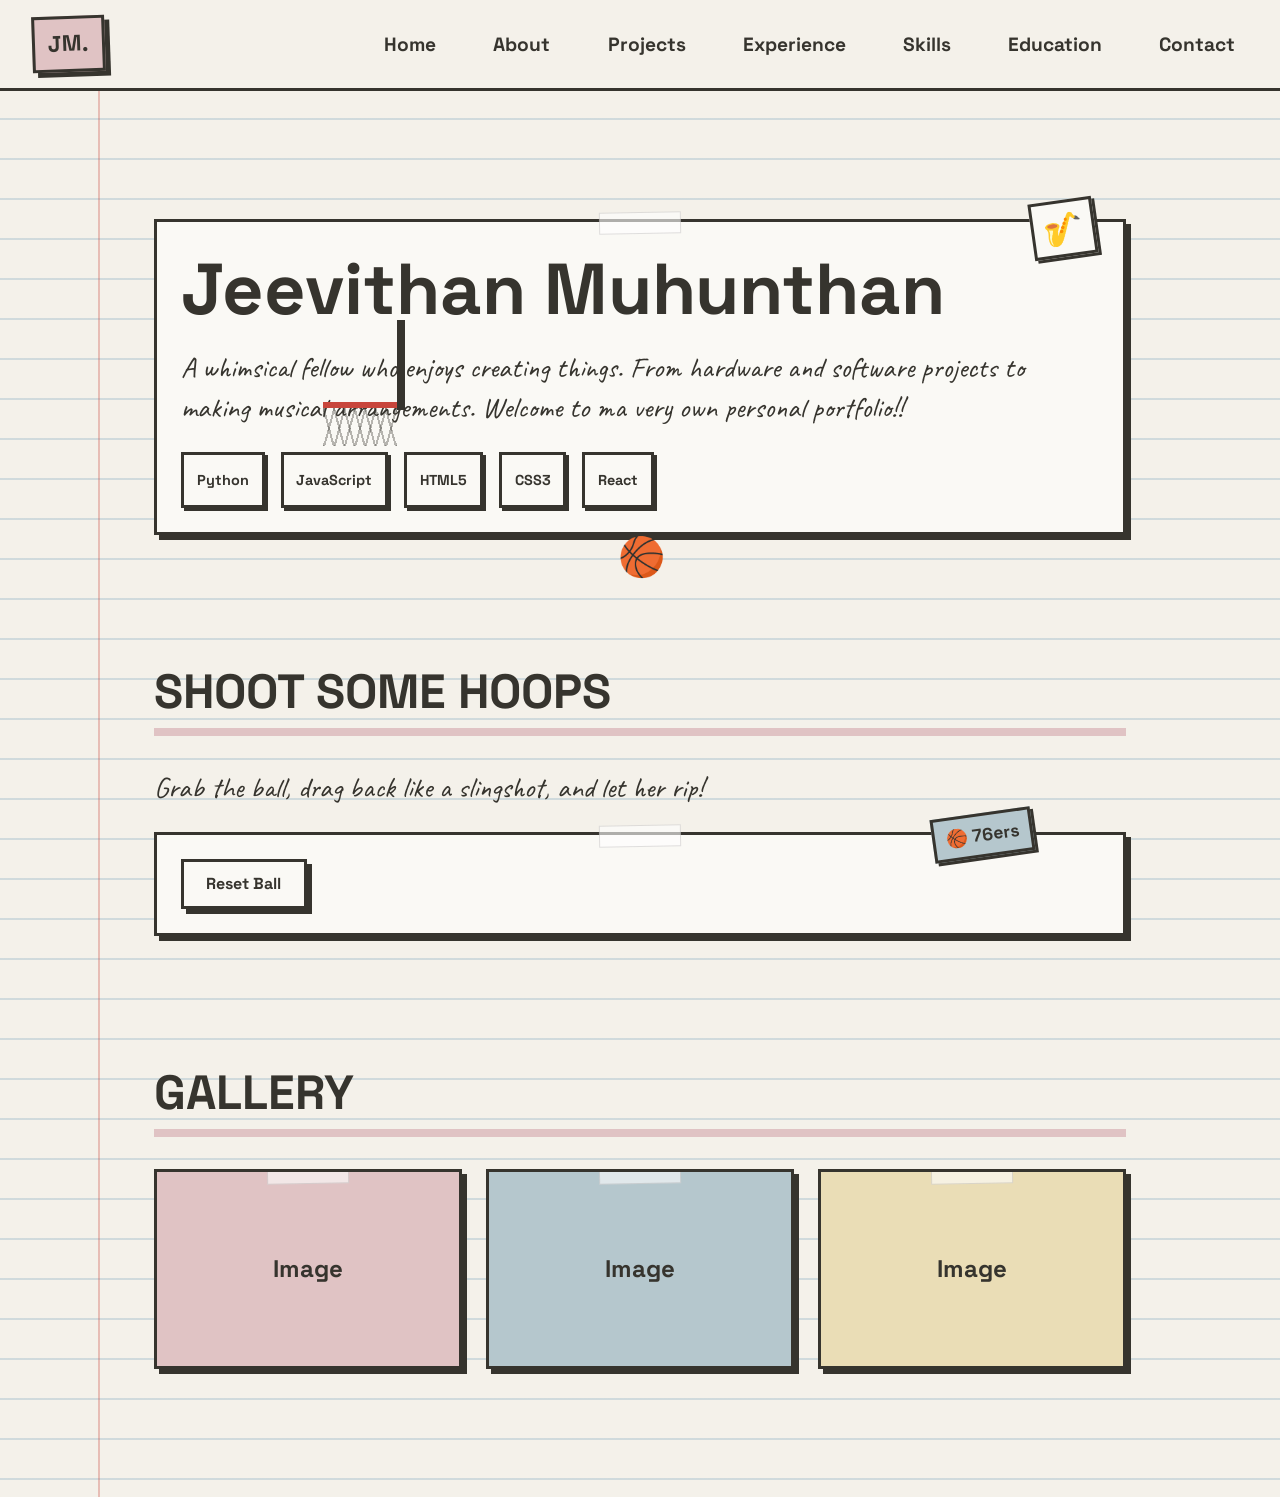
<file: index.html>
<!DOCTYPE html>
<html lang="en">
<head>
  <meta charset="UTF-8">
  <meta name="viewport" content="width=device-width, initial-scale=1.0">
  <title>Jeevithan Muhunthan | Developer Portfolio</title>

  <!-- Google Fonts: Space Grotesk + Caveat -->
  <link rel="preconnect" href="https://fonts.googleapis.com">
  <link rel="preconnect" href="https://fonts.gstatic.com" crossorigin>
  <link href="https://fonts.googleapis.com/css2?family=Caveat:wght@400;700&family=Space+Grotesk:wght@400;700&display=swap" rel="stylesheet">

  <link rel="stylesheet" href="styles.css">
</head>
<body>

  <!-- ===== NAVBAR ===== -->
  <nav class="navbar">
    <div class="logo">JM.</div>
    <ul class="nav-links">
      <li><a href="index.html">Home</a></li>
      <li><a href="about.html">About</a></li>
      <li><a href="projects.html">Projects</a></li>
      <li><a href="experience.html">Experience</a></li>
      <li><a href="skills.html">Skills</a></li>
      <li><a href="education.html">Education</a></li>
      <li><a href="index.html#contact">Contact</a></li>
    </ul>
  </nav>

  <main class="main-content">
    <div class="container">

      <!-- ===== HERO ===== -->
      <section id="home" class="hero-section">
        <div class="brutal-card bg-yellow hero-card">
          <div class="sticker-wrap sticker-sax">
            <button class="sticker" aria-label="Saxophone sticker — my music story">🎷</button>
            <div class="sticker-blurb brutal-card bg-white">
              <p data-content="home.saxBlurb"></p>
            </div>
          </div>
          <h1 data-content="home.heroHeading"></h1>
          <p data-content="home.heroIntro"></p>
          <div class="badges" id="home-badges"></div>
        </div>
      </section>

      <!-- ===== BASKETBALL GAME ===== -->
      <section id="game" class="game-section">
        <h2 data-content="home.gameHeading"></h2>
        <p class="game-instructions" data-content="home.gameInstructions"></p>
        <div class="brutal-card game-card">
          <div class="sticker-wrap sticker-sixers">
            <button class="sticker" aria-label="Philadelphia 76ers sticker — my team">🏀 76ers</button>
            <div class="sticker-blurb brutal-card bg-white">
              <p data-content="home.sixersBlurb"></p>
            </div>
          </div>
          <div id="game-area">
            <div class="score-chip">Score: <span id="score">0</span> · Best: <span id="best">0</span></div>
            <div class="hoop-container" id="hoop">
              <div class="backboard"></div>
              <div class="rim"></div>
              <div class="net"></div>
            </div>
            <div id="ball">🏀</div>
            <div id="swish">SWISH!</div>
          </div>
          <button class="btn" id="reset-ball">Reset Ball</button>
        </div>
      </section>

      <!-- ===== GALLERY ===== -->
      <section id="gallery" class="gallery-section">
        <h2 data-content="home.galleryHeading"></h2>
        <!-- populated by content_loader.js from site-content.txt's gallery list -->
        <div class="gallery-grid" id="gallery-grid"></div>
      </section>

    </div>
  </main>

  <script src="script.js"></script>
  <script src="site-content.txt"></script>
  <script src="content_loader.js"></script>
</body>
</html>
</file>
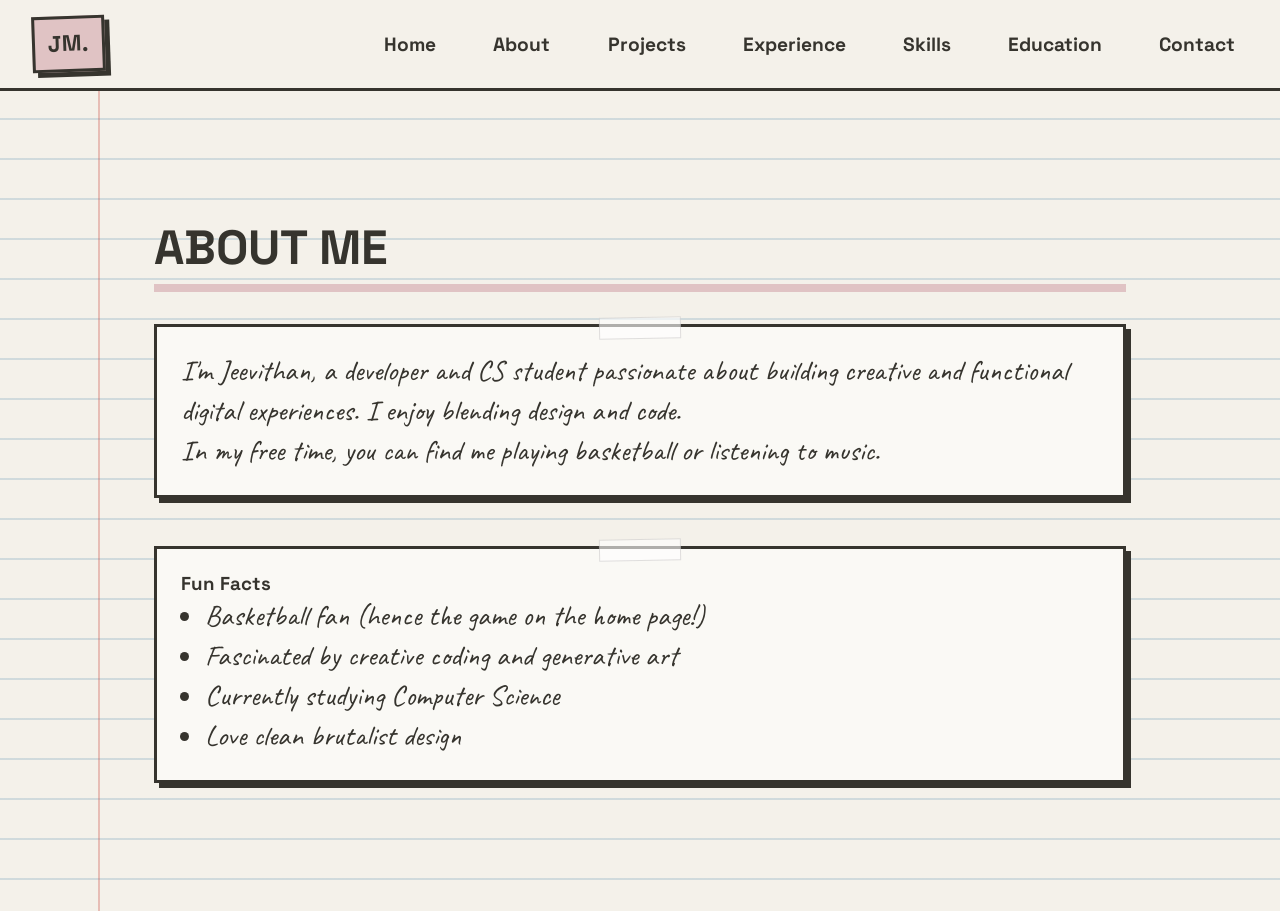
<file: about.html>
<!DOCTYPE html>
<html lang="en">

<head>
    <meta charset="UTF-8">
    <meta name="viewport" content="width=device-width, initial-scale=1.0">
    <title>About Me | Jeevithan Muhunthan</title>

    <!-- Google Fonts: Space Grotesk + Caveat -->
    <link rel="preconnect" href="https://fonts.googleapis.com">
    <link rel="preconnect" href="https://fonts.gstatic.com" crossorigin>
    <link
        href="https://fonts.googleapis.com/css2?family=Caveat:wght@400;700&family=Space+Grotesk:wght@400;700&display=swap"
        rel="stylesheet">

    <link rel="stylesheet" href="styles.css">
</head>

<body>

    <!-- ===== NAVBAR ===== -->
    <nav class="navbar">
        <div class="logo">JM.</div>
        <ul class="nav-links">
            <li><a href="index.html">Home</a></li>
            <li><a href="about.html">About</a></li>
            <li><a href="projects.html">Projects</a></li>
            <li><a href="experience.html">Experience</a></li>
            <li><a href="skills.html">Skills</a></li>
            <li><a href="education.html">Education</a></li>
            <li><a href="index.html#contact">Contact</a></li>
        </ul>
    </nav>

    <main class="main-content">
        <div class="container">
            <section>
                <h2 class="section-title" data-content="about.heading"></h2>
                <div class="brutal-card bg-yellow">
                    <p data-content="about.paragraph1"></p>
                    <p data-content="about.paragraph2"></p>
                </div>

                <div class="brutal-card bg-cyan" style="margin-top: 3rem;">
                    <h3 data-content="about.factsHeading"></h3>
                    <ul style="padding-left: 1.5rem;" id="about-facts"></ul>
                </div>
            </section>
        </div>
    </main>
    <script src="script.js"></script>
    <script src="site-content.txt"></script>
    <script src="content_loader.js"></script>
</body>

</html>
</file>
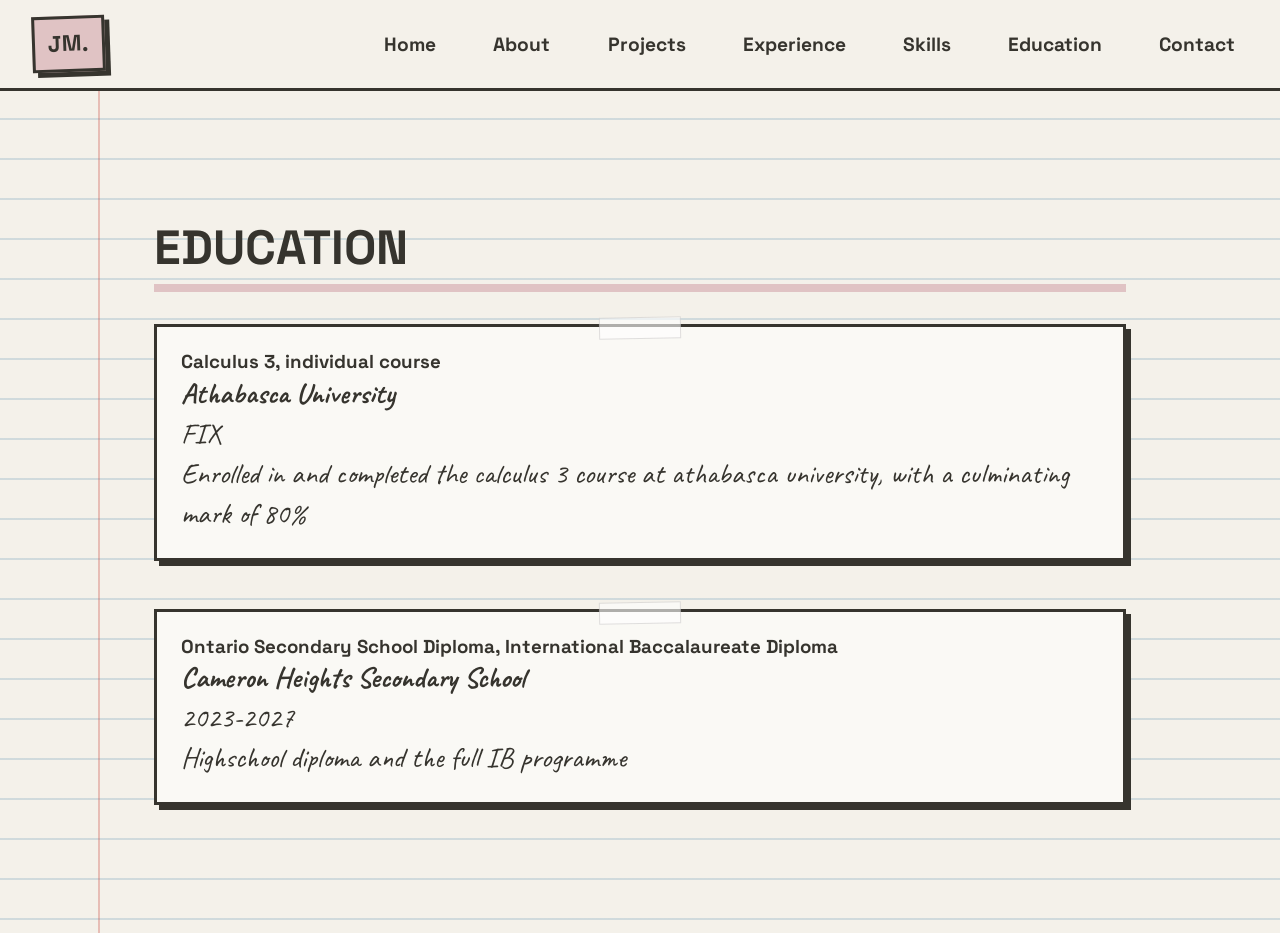
<file: education.html>
<!DOCTYPE html>
<html lang="en">

<head>
    <meta charset="UTF-8">
    <meta name="viewport" content="width=device-width, initial-scale=1.0">
    <title>Education | Jeevithan Muhunthan</title>

    <!-- Google Fonts: Space Grotesk + Caveat -->
    <link rel="preconnect" href="https://fonts.googleapis.com">
    <link rel="preconnect" href="https://fonts.gstatic.com" crossorigin>
    <link
        href="https://fonts.googleapis.com/css2?family=Caveat:wght@400;700&family=Space+Grotesk:wght@400;700&display=swap"
        rel="stylesheet">

    <link rel="stylesheet" href="styles.css">
</head>

<body>

    <!-- ===== NAVBAR ===== -->
    <nav class="navbar">
        <div class="logo">JM.</div>
        <ul class="nav-links">
            <li><a href="index.html">Home</a></li>
            <li><a href="about.html">About</a></li>
            <li><a href="projects.html">Projects</a></li>
            <li><a href="experience.html">Experience</a></li>
            <li><a href="skills.html">Skills</a></li>
            <li><a href="education.html">Education</a></li>
            <li><a href="index.html#contact">Contact</a></li>
        </ul>
    </nav>

    <main class="main-content">
        <div class="container">

            <section>
                <h2 class="section-title" data-content="education.heading"></h2>

                <div id="education-list"></div>
            </section>
        </div>
    </main>

    <script src="script.js"></script>
    <script src="site-content.txt"></script>
    <script src="content_loader.js"></script>
</body>

</html>
</file>
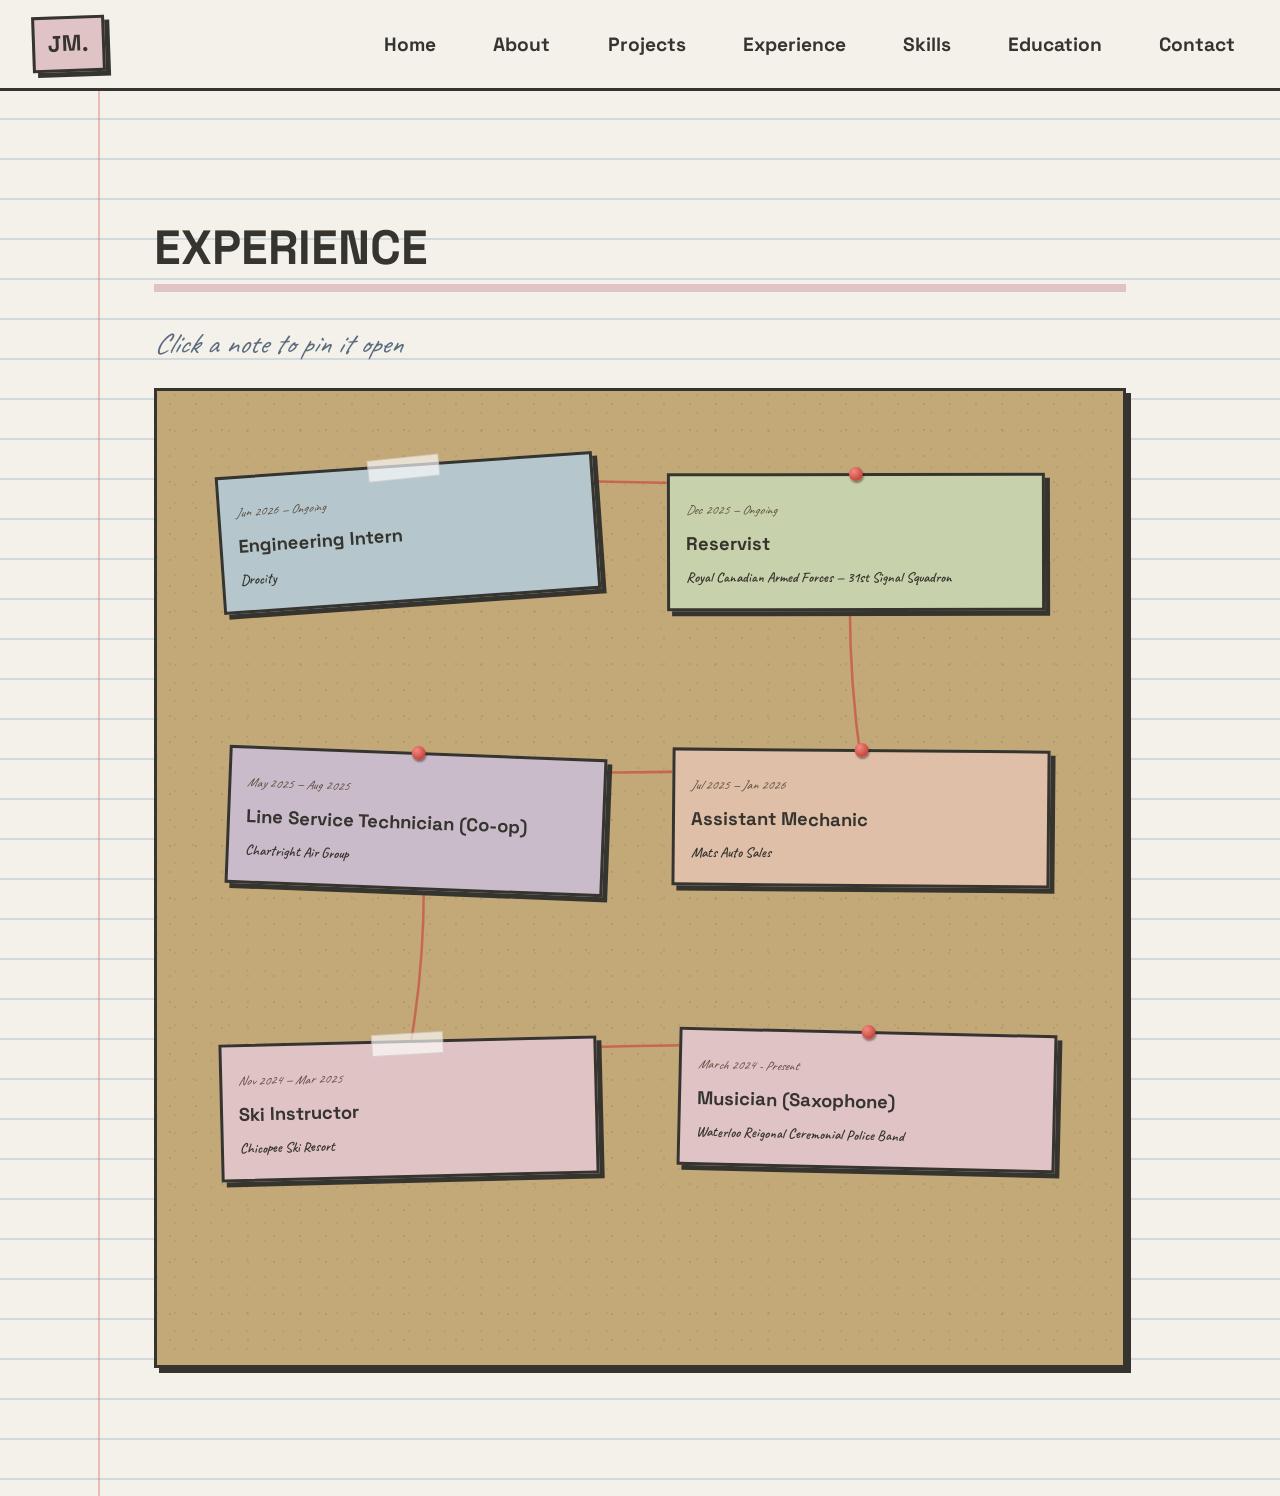
<file: experience.html>
<!DOCTYPE html>
<html lang="en">

<head>
    <meta charset="UTF-8">
    <meta name="viewport" content="width=device-width, initial-scale=1.0">
    <title>Experience | Jeevithan Muhunthan</title>

    <!-- Google Fonts: Space Grotesk + Caveat -->
    <link rel="preconnect" href="https://fonts.googleapis.com">
    <link rel="preconnect" href="https://fonts.gstatic.com" crossorigin>
    <link
        href="https://fonts.googleapis.com/css2?family=Caveat:wght@400;700&family=Space+Grotesk:wght@400;700&display=swap"
        rel="stylesheet">

    <link rel="stylesheet" href="styles.css">
</head>

<body>

    <!-- ===== NAVBAR ===== -->
    <nav class="navbar">
        <div class="logo">JM.</div>
        <ul class="nav-links">
            <li><a href="index.html">Home</a></li>
            <li><a href="about.html">About</a></li>
            <li><a href="projects.html">Projects</a></li>
            <li><a href="experience.html">Experience</a></li>
            <li><a href="skills.html">Skills</a></li>
            <li><a href="education.html">Education</a></li>
            <li><a href="index.html#contact">Contact</a></li>
        </ul>
    </nav>

    <main class="main-content">
        <div class="container">

            <section>
                <h2 class="section-title" data-content="experience.heading"></h2>
                <p class="timeline-hint" data-content="experience.hint"></p>

                <div id="bulletin-timeline"></div>
            </section>
        </div>
    </main>

    <script src="script.js"></script>
    <script src="site-content.txt"></script>
    <script src="content_loader.js"></script>
    <script src="bulletin-timeline.js"></script>
</body>

</html>
</file>
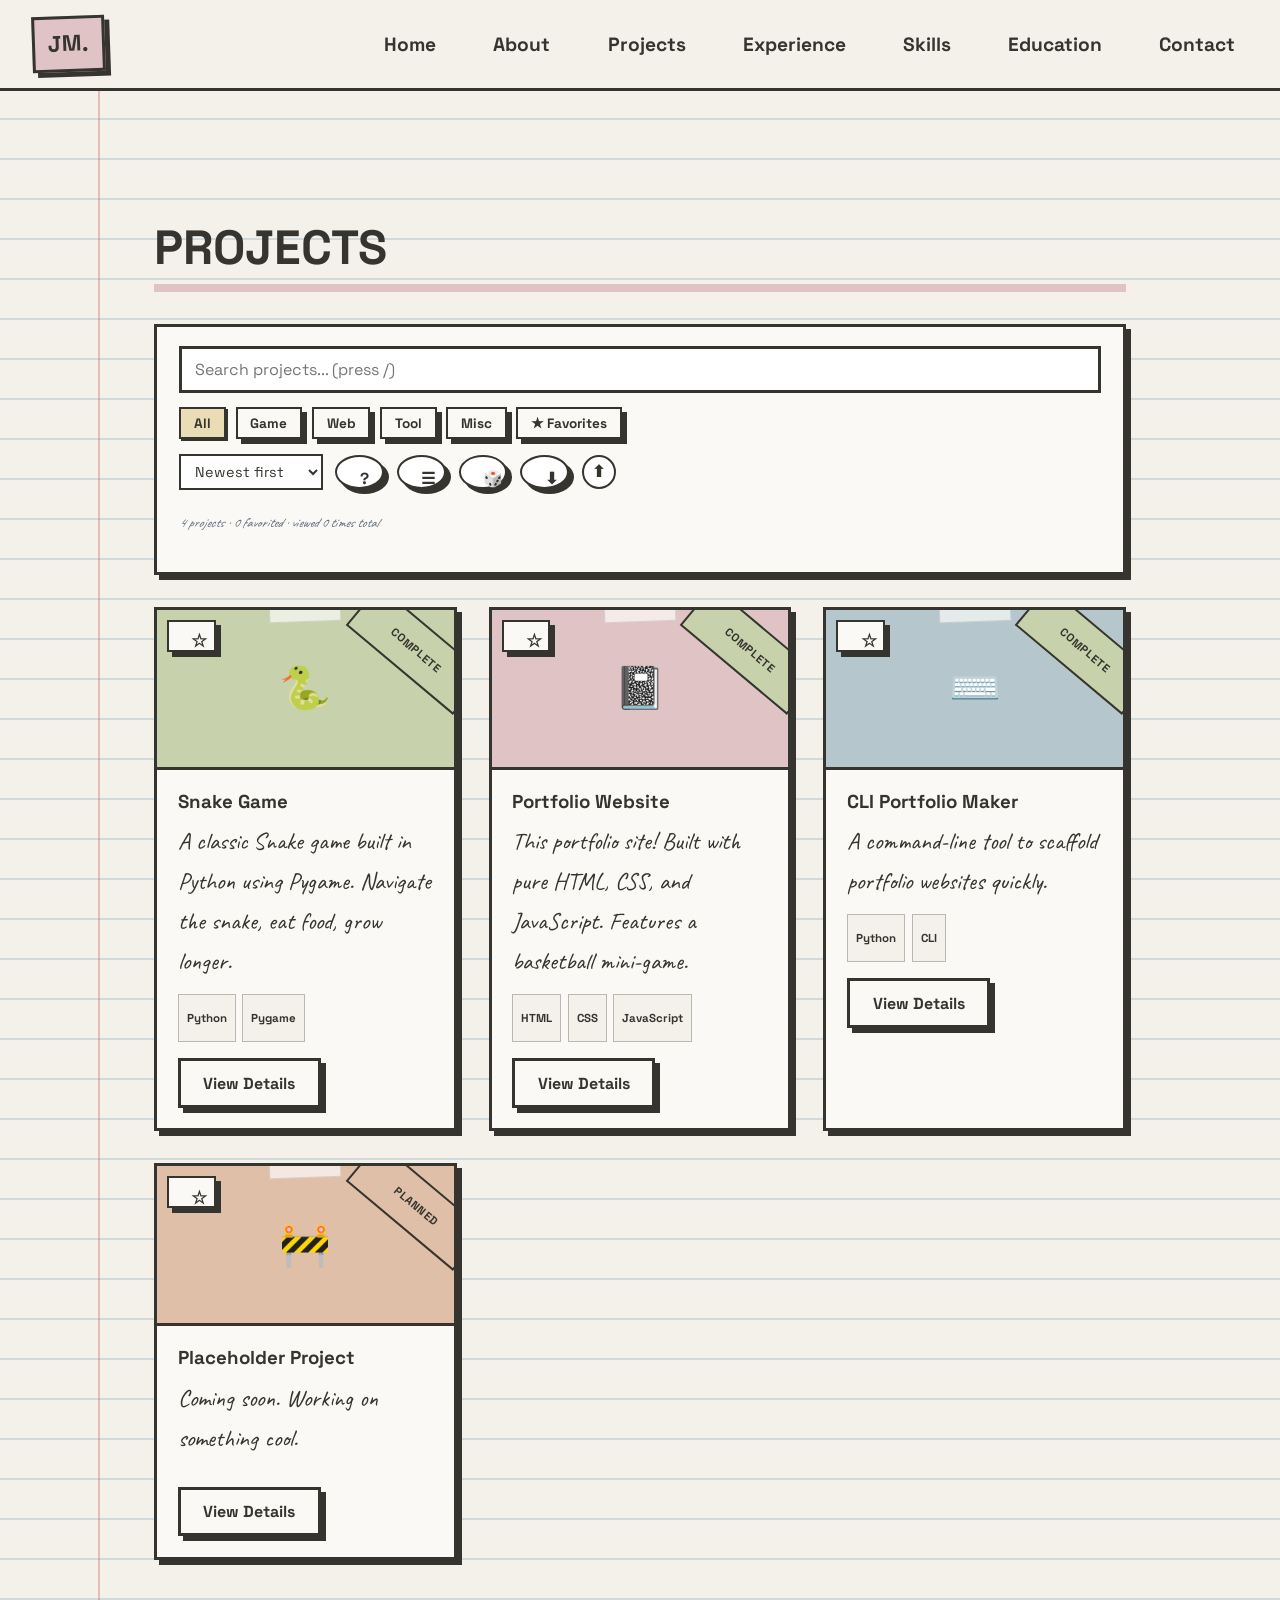
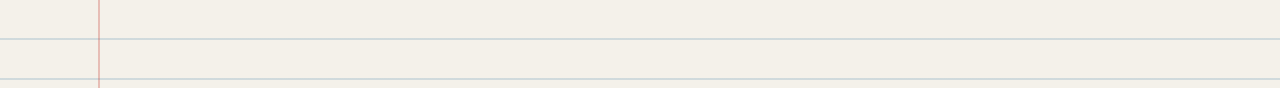
<file: projects.html>
<!DOCTYPE html>
<html lang="en">

<head>
  <meta charset="UTF-8">
  <meta name="viewport" content="width=device-width, initial-scale=1.0">
  <title>Projects | Jeevithan Muhunthan</title>

  <!-- Google Fonts: Space Grotesk + Caveat -->
  <link rel="preconnect" href="https://fonts.googleapis.com">
  <link rel="preconnect" href="https://fonts.gstatic.com" crossorigin>
  <link href="https://fonts.googleapis.com/css2?family=Caveat:wght@400;700&family=Space+Grotesk:wght@400;700&display=swap" rel="stylesheet">

  <link rel="stylesheet" href="styles.css">
</head>

<body>

  <!-- ===== NAVBAR ===== -->
  <nav class="navbar">
    <div class="logo">JM.</div>
    <ul class="nav-links">
      <li><a href="index.html">Home</a></li>
      <li><a href="about.html">About</a></li>
      <li><a href="projects.html">Projects</a></li>
      <li><a href="experience.html">Experience</a></li>
      <li><a href="skills.html">Skills</a></li>
      <li><a href="education.html">Education</a></li>
      <li><a href="index.html#contact">Contact</a></li>
    </ul>
  </nav>

  <main class="main-content">
    <div class="container">

      <section>
        <h2 class="section-title" data-content="projects.heading"></h2>

        <div id="project-showcase"></div>
      </section>

    </div>
  </main>

  <script src="script.js"></script>
  <script src="site-content.txt"></script>
  <script src="content_loader.js"></script>
  <script src="project-showcase.js"></script>
</body>

</html>
</file>
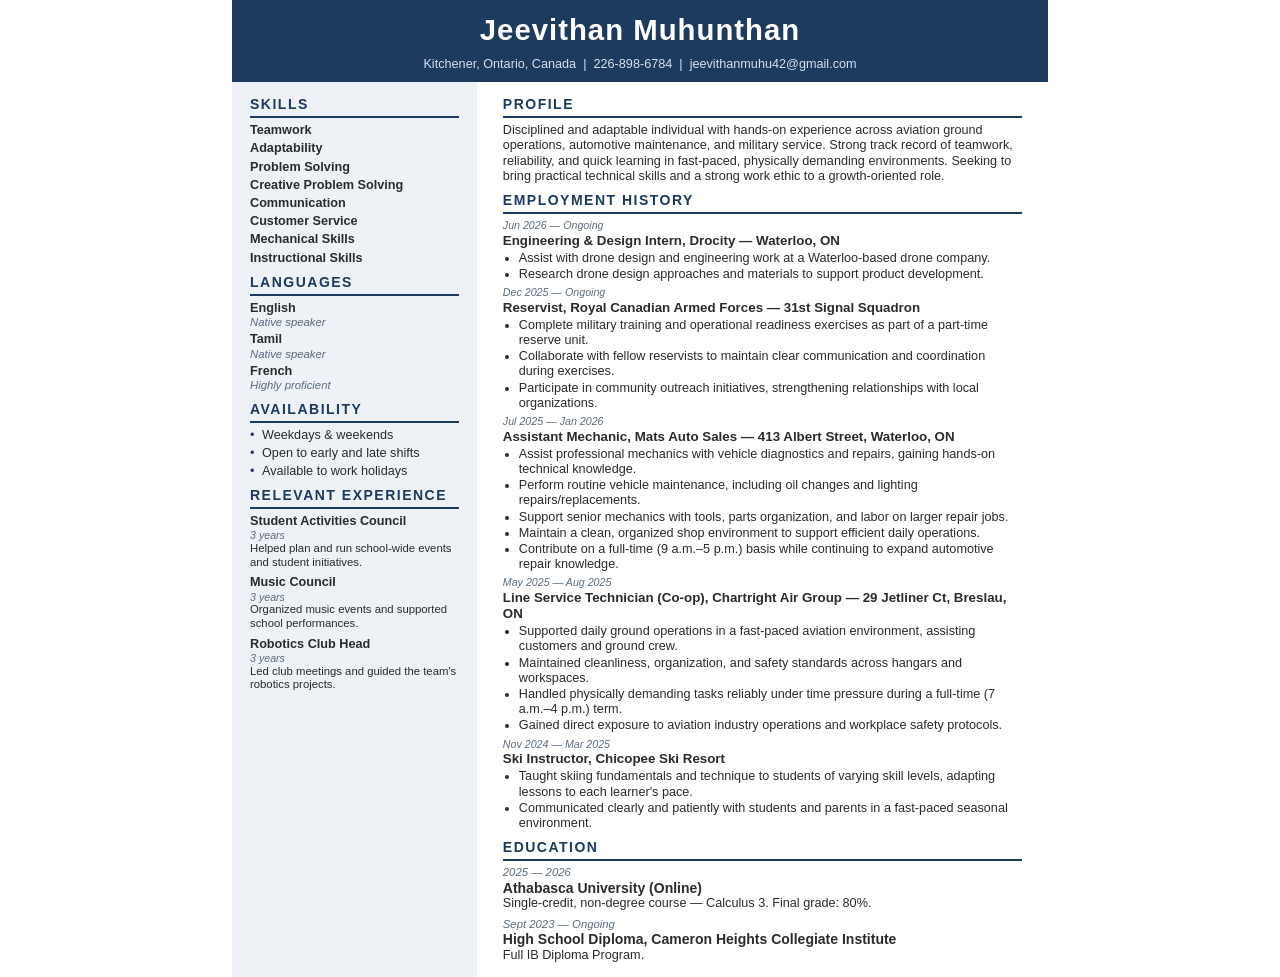
<file: Resume_Sidebar.html>
<!DOCTYPE html>
<html lang="en">

<head>
  <meta charset="UTF-8">
  <meta name="viewport" content="width=device-width, initial-scale=1.0">
  <title>Jeevithan Muhunthan — Resume</title>
  <style>
    * {
      margin: 0;
      padding: 0;
      box-sizing: border-box;
    }

    body {
      font-family: "Segoe UI", Helvetica, Arial, sans-serif;
      font-size: 9.5pt;
      line-height: 1.2;
      color: #2b2b2b;
      background: #fff;
    }

    .page {
      max-width: 8.5in;
      margin: 0 auto;
      background: #fff;
    }

    /* ===== HEADER ===== */
    header {
      background: #1d3a5f;
      color: #fff;
      text-align: center;
      padding: 12px 40px 10px;
    }

    header h1 {
      font-size: 22pt;
      font-weight: 700;
      letter-spacing: 1px;
      margin-bottom: 10px;
    }

    header .contact {
      font-size: 9.5pt;
      color: #d7e1ee;
    }

    header .contact span {
      white-space: nowrap;
    }

    /* ===== LAYOUT ===== */
    .columns {
      display: flex;
    }

    .sidebar {
      width: 30%;
      background: #eef2f6;
      padding: 14px 18px;
    }

    .main {
      width: 70%;
      padding: 14px 26px;
    }

    /* ===== HEADINGS ===== */
    h2 {
      font-size: 10.5pt;
      text-transform: uppercase;
      letter-spacing: 1.5px;
      color: #1d3a5f;
      border-bottom: 2px solid #1d3a5f;
      padding-bottom: 3px;
      margin-bottom: 5px;
    }

    section+section h2,
    .sidebar section+section h2 {
      margin-top: 8px;
    }

    /* ===== SIDEBAR CONTENT ===== */
    .skill {
      margin-bottom: 3px;
    }

    .skill .name {
      display: block;
      font-weight: 600;
    }

    .skill .level {
      display: block;
      font-size: 8.5pt;
      font-style: italic;
      color: #5a6b7d;
    }

    .sidebar ul {
      list-style: none;
    }

    .sidebar ul li {
      margin-bottom: 3px;
      padding-left: 12px;
      position: relative;
    }

    .sidebar ul li::before {
      content: "•";
      position: absolute;
      left: 0;
      color: #1d3a5f;
    }

    .sidebar .activity {
      margin-bottom: 6px;
    }

    .sidebar .a-title {
      display: block;
      font-weight: 600;
    }

    .sidebar .a-years {
      display: block;
      font-size: 8pt;
      font-style: italic;
      color: #5a6b7d;
    }

    .sidebar .a-desc {
      font-size: 8.5pt;
    }

    /* ===== MAIN CONTENT ===== */
    .job {
      margin-bottom: 4px;
    }

    .job:last-child {
      margin-bottom: 0;
    }

    .job .dates {
      font-size: 8pt;
      font-style: italic;
      color: #5a6b7d;
      margin-bottom: 1px;
    }

    .job h3 {
      font-size: 10pt;
      margin-bottom: 2px;
    }

    .job ul {
      margin-left: 16px;
    }

    .job ul li {
      margin-bottom: 1px;
    }

    .edu {
      margin-bottom: 6px;
    }

    .edu:last-child {
      margin-bottom: 0;
    }

    .edu .dates {
      font-size: 8.5pt;
      font-style: italic;
      color: #5a6b7d;
    }

    .edu h3 {
      font-size: 10.5pt;
    }

    .edu p {
      font-size: 9.5pt;
    }

    /* ===== PRINT ===== */
    @page {
      size: letter;
      margin: 0;
    }

    @media print {
      body {
        -webkit-print-color-adjust: exact;
        print-color-adjust: exact;
      }

      .page {
        max-width: none;
      }
    }
  </style>
</head>

<body>
  <div class="page">

    <header>
      <h1>Jeevithan Muhunthan</h1>
      <div class="contact">
        <span>Kitchener, Ontario, Canada</span> &nbsp;|&nbsp;
        <span>226-898-6784</span> &nbsp;|&nbsp;
        <span>jeevithanmuhu42@gmail.com</span>
      </div>
    </header>

    <div class="columns">

      <aside class="sidebar">
        <section>
          <h2>Skills</h2>
          <div class="skill"><span class="name">Teamwork</span></div>
          <div class="skill"><span class="name">Adaptability</span></div>
          <div class="skill"><span class="name">Problem Solving</span></div>
          <div class="skill"><span class="name">Creative Problem Solving</span></div>
          <div class="skill"><span class="name">Communication</span></div>
          <div class="skill"><span class="name">Customer Service</span></div>
          <div class="skill"><span class="name">Mechanical Skills</span></div>
          <div class="skill"><span class="name">Instructional Skills</span></div>
        </section>

        <section>
          <h2>Languages</h2>
          <div class="skill"><span class="name">English</span><span class="level">Native speaker</span></div>
          <div class="skill"><span class="name">Tamil</span><span class="level">Native speaker</span></div>
          <div class="skill"><span class="name">French</span><span class="level">Highly proficient</span></div>
        </section>

        <section>
          <h2>Availability</h2>
          <ul>
            <li>Weekdays &amp; weekends</li>
            <li>Open to early and late shifts</li>
            <li>Available to work holidays</li>
          </ul>
        </section>

        <section>
          <h2>Relevant Experience</h2>
          <div class="activity">
            <span class="a-title">Student Activities Council</span>
            <span class="a-years">3 years</span>
            <p class="a-desc">Helped plan and run school-wide events and student initiatives.</p>
          </div>
          <div class="activity">
            <span class="a-title">Music Council</span>
            <span class="a-years">3 years</span>
            <p class="a-desc">Organized music events and supported school performances.</p>
          </div>
          <div class="activity">
            <span class="a-title">Robotics Club Head</span>
            <span class="a-years">3 years</span>
            <p class="a-desc">Led club meetings and guided the team's robotics projects.</p>
          </div>
        </section>
      </aside>

      <div class="main">
        <section>
          <h2>Profile</h2>
          <p>
            Disciplined and adaptable individual with hands-on experience across aviation
            ground operations, automotive maintenance, and military service. Strong track
            record of teamwork, reliability, and quick learning in fast-paced, physically
            demanding environments. Seeking to bring practical technical skills and a
            strong work ethic to a growth-oriented role.
          </p>
        </section>

        <section>
          <h2>Employment History</h2>

          <div class="job">
            <div class="dates">Jun 2026 — Ongoing</div>
            <h3>Engineering &amp; Design Intern, Drocity — Waterloo, ON</h3>
            <ul>
              <li>Assist with drone design and engineering work at a Waterloo-based drone company.</li>
              <li>Research drone design approaches and materials to support product development.</li>
            </ul>
          </div>

          <div class="job">
            <div class="dates">Dec 2025 — Ongoing</div>
            <h3>Reservist, Royal Canadian Armed Forces — 31st Signal Squadron</h3>
            <ul>
              <li>Complete military training and operational readiness exercises as part of a part-time reserve unit.
              </li>
              <li>Collaborate with fellow reservists to maintain clear communication and coordination during exercises.
              </li>
              <li>Participate in community outreach initiatives, strengthening relationships with local organizations.
              </li>
            </ul>
          </div>

          <div class="job">
            <div class="dates">Jul 2025 — Jan 2026</div>
            <h3>Assistant Mechanic, Mats Auto Sales — 413 Albert Street, Waterloo, ON</h3>
            <ul>
              <li>Assist professional mechanics with vehicle diagnostics and repairs, gaining hands-on technical
                knowledge.</li>
              <li>Perform routine vehicle maintenance, including oil changes and lighting repairs/replacements.</li>
              <li>Support senior mechanics with tools, parts organization, and labor on larger repair jobs.</li>
              <li>Maintain a clean, organized shop environment to support efficient daily operations.</li>
              <li>Contribute on a full-time (9 a.m.–5 p.m.) basis while continuing to expand automotive repair
                knowledge.</li>
            </ul>
          </div>

          <div class="job">
            <div class="dates">May 2025 — Aug 2025</div>
            <h3>Line Service Technician (Co-op), Chartright Air Group — 29 Jetliner Ct, Breslau, ON</h3>
            <ul>
              <li>Supported daily ground operations in a fast-paced aviation environment, assisting customers and ground
                crew.</li>
              <li>Maintained cleanliness, organization, and safety standards across hangars and workspaces.</li>
              <li>Handled physically demanding tasks reliably under time pressure during a full-time (7 a.m.–4 p.m.)
                term.</li>
              <li>Gained direct exposure to aviation industry operations and workplace safety protocols.</li>
            </ul>
          </div>

          <div class="job">
            <div class="dates">Nov 2024 — Mar 2025</div>
            <h3>Ski Instructor, Chicopee Ski Resort</h3>
            <ul>
              <li>Taught skiing fundamentals and technique to students of varying skill levels, adapting lessons to each
                learner's pace.</li>
              <li>Communicated clearly and patiently with students and parents in a fast-paced seasonal environment.
              </li>
            </ul>
          </div>
        </section>

        <section>
          <h2>Education</h2>

          <div class="edu">
            <div class="dates">2025 — 2026</div>
            <h3>Athabasca University (Online)</h3>
            <p>Single-credit, non-degree course — Calculus 3. Final grade: 80%.</p>
          </div>

          <div class="edu">
            <div class="dates">Sept 2023 — Ongoing</div>
            <h3>High School Diploma, Cameron Heights Collegiate Institute</h3>
            <p>Full IB Diploma Program.</p>
          </div>
        </section>
      </div>

    </div>
  </div>
</body>

</html>
</file>
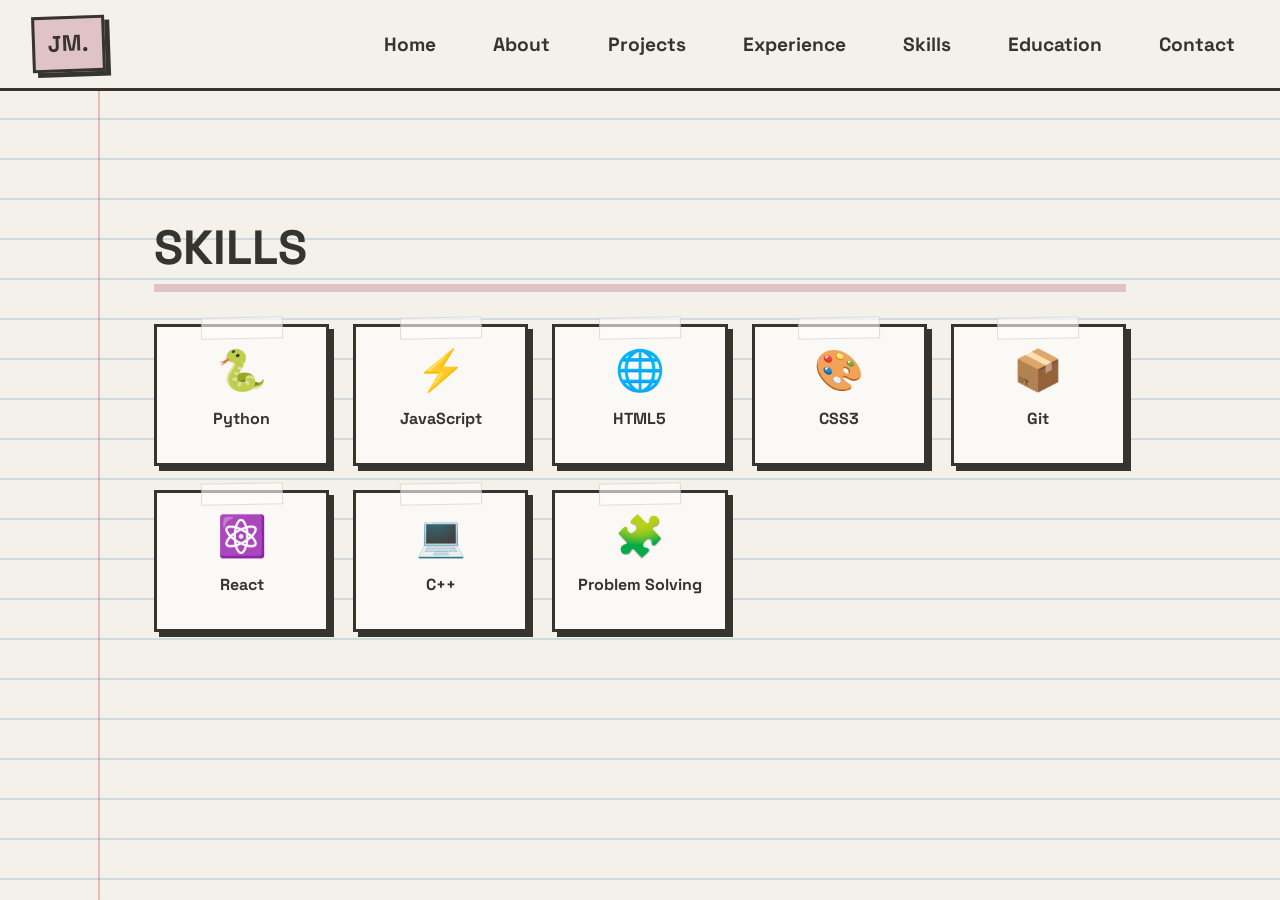
<file: skills.html>
<!DOCTYPE html>
<html lang="en">

<head>
    <meta charset="UTF-8">
    <meta name="viewport" content="width=device-width, initial-scale=1.0">
    <title>Skills | Jeevithan Muhunthan</title>

    <!-- Google Fonts: Space Grotesk + Caveat -->
    <link rel="preconnect" href="https://fonts.googleapis.com">
    <link rel="preconnect" href="https://fonts.gstatic.com" crossorigin>
    <link
        href="https://fonts.googleapis.com/css2?family=Caveat:wght@400;700&family=Space+Grotesk:wght@400;700&display=swap"
        rel="stylesheet">

    <link rel="stylesheet" href="styles.css">
</head>

<body>

    <nav class="navbar">
        <div class="logo">JM.</div>
        <ul class="nav-links">
            <li><a href="index.html">Home</a></li>
            <li><a href="about.html">About</a></li>
            <li><a href="projects.html">Projects</a></li>
            <li><a href="experience.html">Experience</a></li>
            <li><a href="skills.html">Skills</a></li>
            <li><a href="education.html">Education</a></li>
            <li><a href="index.html#contact">Contact</a></li>
        </ul>
    </nav>

    <main class="main-content">
        <div class="container">

            <section>
                <h2 class="section-title" data-content="skills.heading"></h2>

                <div class="skills-grid" id="skills-grid"></div>
            </section>

        </div>
    </main>

    <script src="script.js"></script>
    <script src="site-content.txt"></script>
    <script src="content_loader.js"></script>
</body>

</html>
</file>
<file: styles.css>
/* ===== ROOT VARIABLES ===== */
:root {
    --bg: #f4f1ea;
    /* dull natural paper */
    --text: #36342e;
    /* soft black-brown */
    --margin-color: rgba(200, 70, 60, 0.3);
    /* red margin line */
    --line-color: rgba(100, 150, 180, 0.25);
    /* blue ruled lines */
    --line-height: 2.5rem;
    /* spacing between ruled lines */
    --border: 3px solid #36342e;
    --shadow: 5px 5px 0px #36342e;
}

/* ===== RESET ===== */
* {
    margin: 0;
    padding: 0;
    box-sizing: border-box;
}

/* ===== NOTEBOOK PAGE BODY ===== */
body {
    font-family: 'Caveat', cursive;
    color: var(--text);
    background-color: var(--bg);
    /* Layer 1: red vertical margin line 100px from left
     Layer 2: horizontal blue ruled lines every 2.5rem */
    background-image:
        linear-gradient(to right,
            transparent 98px,
            var(--margin-color) 98px,
            var(--margin-color) 100px,
            transparent 100px),
        repeating-linear-gradient(to bottom,
            transparent 0,
            transparent calc(var(--line-height) - 2px),
            var(--line-color) calc(var(--line-height) - 2px),
            var(--line-color) var(--line-height));
    line-height: var(--line-height);
}

/* ===== TYPOGRAPHY ===== */
h1,
h2,
h3 {
    font-family: 'Space Grotesk', sans-serif;
    line-height: 1.2;
}

p,
ul,
li {
    font-family: 'Caveat', cursive;
    font-size: 1.8rem !important;
    line-height: var(--line-height);
}

h2 {
    font-size: 3rem;
    text-transform: uppercase;
    border-bottom: 8px solid #e0c3c4;
    padding-bottom: 0.5rem;
    margin-bottom: 2rem;
}

/* ===== MUTED COLOR UTILITIES ===== */
.bg-yellow {
    background-color: #eaddb6;
}

.bg-pink {
    background-color: #e0c3c4;
}

.bg-cyan {
    background-color: #b5c7cd;
}

.bg-lime {
    background-color: #c7d1ab;
}

.bg-orange {
    background-color: #dfbfa8;
}

.bg-purple {
    background-color: #c9bbc9;
}

.bg-white {
    background-color: #faf9f5;
}

/* ===== BRUTAL CARD ===== */
.brutal-card {
    position: relative;
    background-color: #faf9f5;
    border: var(--border);
    box-shadow: var(--shadow);
    padding: 1.5rem;
    transition: transform 0.2s ease, box-shadow 0.2s ease;
}

.brutal-card:hover {
    transform: translate(-2px, -2px) rotate(1deg);
    box-shadow: 7px 7px 0px #36342e;
}

/* Tape effect — looks stuck onto the notebook page */
.brutal-card::before {
    content: '';
    position: absolute;
    top: -10px;
    left: 50%;
    transform: translateX(-50%) rotate(-1deg);
    width: 80px;
    height: 20px;
    background-color: rgba(255, 255, 255, 0.6);
    border: 1px solid rgba(54, 52, 46, 0.15);
}

/* ===== NAVBAR ===== */
.navbar {
    position: sticky;
    top: 0;
    z-index: 900;
    background-color: var(--bg);
    border-bottom: var(--border);
    display: flex;
    justify-content: space-between;
    align-items: center;
    padding: 1rem 2rem;
}

.logo {
    font-family: 'Space Grotesk', sans-serif;
    font-weight: 700;
    font-size: 1.4rem;
    background-color: #e0c3c4;
    padding: 0.3rem 0.8rem;
    border: var(--border);
    box-shadow: var(--shadow);
    transform: rotate(-2deg);
}

.nav-links {
    display: flex;
    gap: 2rem;
    list-style: none;
}

.nav-links li {
    font-size: 1rem !important;
    line-height: normal;
}

.nav-links a {
    font-family: 'Space Grotesk', sans-serif;
    font-size: 1.2rem;
    font-weight: 700;
    text-decoration: none;
    color: var(--text);
    padding: 0.3rem 0.6rem;
    border: 3px solid transparent;
}

.nav-links a:hover {
    background-color: #b5c7cd;
    border: var(--border);
}

/* ===== BUTTONS ===== */
button,
.btn {
    font-family: 'Space Grotesk', sans-serif;
    font-weight: 700;
    font-size: 1rem;
    border: var(--border);
    box-shadow: var(--shadow);
    padding: 0.7rem 1.4rem;
    background: transparent;
    color: var(--text);
    cursor: pointer;
    transition: transform 0.2s ease, box-shadow 0.2s ease;
}

button:hover,
.btn:hover {
    transform: translate(-2px, -2px);
    box-shadow: 7px 7px 0px #36342e;
}

/* ===== GENERAL LAYOUT ===== */
.container {
    max-width: 1100px;
    margin: 0 auto;
    padding: 2rem;
}

.main-content {
    padding: 2rem 0;
}

section {
    padding: 4rem 2rem;
}

/* ===== HERO ===== */
.hero-card h1 {
    font-size: 4.5rem;
    margin-bottom: 1rem;
}

.hero-card p {
    margin-bottom: 1.5rem;
}

.badges {
    display: flex;
    flex-wrap: wrap;
    gap: 1rem;
}

.badge {
    font-family: 'Space Grotesk', sans-serif;
    font-weight: 700;
    font-size: 0.9rem;
    padding: 0.3rem 0.8rem;
    box-shadow: 3px 3px 0px #36342e;
    display: inline-block;
}

/* badges are too small for tape */
.badge::before {
    display: none;
}

.badge:hover {
    transform: translate(-2px, -2px) rotate(-1deg);
    box-shadow: 5px 5px 0px #36342e;
}

/* ===== GALLERY ===== */
.gallery-grid {
    display: grid;
    grid-template-columns: repeat(auto-fill, minmax(280px, 1fr));
    gap: 1.5rem;
}

.gallery-item {
    height: 200px;
    padding: 0;
    overflow: hidden;
    display: flex;
    align-items: center;
    justify-content: center;
    cursor: pointer;
}

.gallery-placeholder {
    font-family: 'Space Grotesk', sans-serif;
    font-weight: 700;
    font-size: 1.5rem;
}

.gallery-item img {
    width: 100%;
    height: 100%;
    object-fit: cover;
    transition: transform 0.3s ease;
}

.gallery-item:hover img {
    transform: scale(1.08);
}

/* "View" overlay on hover */
.gallery-overlay {
    position: absolute;
    inset: 0;
    background-color: rgba(54, 52, 46, 0.6);
    display: flex;
    align-items: center;
    justify-content: center;
    opacity: 0;
    transition: opacity 0.3s ease;
}

.gallery-item:hover .gallery-overlay {
    opacity: 1;
}

.gallery-overlay span {
    font-family: 'Space Grotesk', sans-serif;
    font-weight: 700;
    font-size: 1.5rem;
    color: #faf9f5;
    border: 3px solid #faf9f5;
    padding: 0.4rem 1.2rem;
}

/* ===== CONTACT ===== */
.contact-section .brutal-card {
    max-width: 700px;
    margin: 0 auto;
}

.contact-links {
    display: flex;
    flex-wrap: wrap;
    gap: 1rem;
    margin-top: 1.5rem;
}

/* ===== PROJECTS PAGE ===== */
.projects-grid {
    display: grid;
    grid-template-columns: repeat(auto-fill, minmax(300px, 1fr));
    gap: 2rem;
}

/* card padding moves to .project-info so the image area reaches the edges */
.project-card {
    padding: 0;
}

.project-img {
    height: 180px;
    display: flex;
    align-items: center;
    justify-content: center;
    font-size: 2rem;
    border-bottom: var(--border);
}

.project-info {
    padding: 1.5rem;
}

.project-info h3 {
    margin-bottom: 0.5rem;
}

.project-info .btn {
    margin-top: 0.5rem;
}

.btn-disabled {
    opacity: 0.5;
    cursor: not-allowed;
}

.btn-disabled:hover {
    transform: none;
    box-shadow: var(--shadow);
}

/* ===== SKILLS PAGE ===== */
.skills-grid {
    display: grid;
    grid-template-columns: repeat(auto-fill, minmax(150px, 1fr));
    gap: 1.5rem;
}

.skill-card {
    text-align: center;
    padding: 1.5rem 1rem;
}

.skill-icon {
    font-size: 2.5rem;
    display: block;
    margin-bottom: 0.5rem;
}

.skill-name {
    font-family: 'Space Grotesk', sans-serif;
    font-weight: 700;
}

/* ===== BASKETBALL GAME ===== */
.game-instructions {
    margin-bottom: 1.5rem;
}

/* the game card must NOT tilt on hover — you're playing inside it */
.game-card:hover {
    transform: none;
    box-shadow: var(--shadow);
}

#game-area {
    position: fixed;
    inset: 0;
    background-color: transparent;
    border: none;
    overflow: hidden;
    touch-action: none;
    z-index: 50;
    pointer-events: none;
}

#ball {
    position: absolute;
    width: 44px;
    height: 44px;
    font-size: 38px;
    line-height: 44px;
    text-align: center;
    cursor: grab;
    user-select: none;
    touch-action: none;
    z-index: 4;
    pointer-events: auto;
}

#ball:active {
    cursor: grabbing;
}

.hoop-container {
    position: absolute;
    width: 110px;
    height: 130px;
    transform-origin: top left;
    /* mobile 0.8 scale stays aligned with physics */
    z-index: 2;
}

.backboard {
    position: absolute;
    right: 0;
    top: 0;
    width: 8px;
    height: 90px;
    background-color: #36342e;
}

.rim {
    position: absolute;
    right: 8px;
    top: 82px;
    width: 74px;
    height: 6px;
    background-color: #c8463c;
}

.net {
    position: absolute;
    right: 8px;
    top: 88px;
    width: 74px;
    height: 38px;
    background:
        repeating-linear-gradient(105deg, rgba(54, 52, 46, 0.35) 0 2px, transparent 2px 10px),
        repeating-linear-gradient(-105deg, rgba(54, 52, 46, 0.35) 0 2px, transparent 2px 10px);
    pointer-events: none;
}

.score-chip {
    position: absolute;
    top: 10px;
    left: 10px;
    font-family: 'Space Grotesk', sans-serif;
    font-weight: 700;
    background-color: #eaddb6;
    border: var(--border);
    box-shadow: 3px 3px 0px #36342e;
    padding: 0.2rem 0.6rem;
    z-index: 5;
}

.aim-dot {
    position: absolute;
    width: 6px;
    height: 6px;
    background-color: #36342e;
    opacity: 0.5;
    display: none;
    pointer-events: none;
    z-index: 3;
}

#swish {
    position: absolute;
    display: none;
    font-family: 'Space Grotesk', sans-serif;
    font-weight: 700;
    font-size: 2rem;
    color: #c8463c;
    pointer-events: none;
    z-index: 6;
}

#swish.show {
    display: block;
    animation: swish-pop 0.7s ease-out forwards;
}

@keyframes swish-pop {
    from {
        transform: rotate(-6deg) scale(0.5) translateY(0);
        opacity: 1;
    }

    to {
        transform: rotate(-6deg) scale(1.4) translateY(-25px);
        opacity: 0;
    }
}

/* ===== STICKERS ===== */
.sticker-wrap {
    position: absolute;
    z-index: 20;
}

.sticker {
    font-family: 'Space Grotesk', sans-serif;
    font-weight: 700;
    font-size: 2rem;
    background-color: #faf9f5;
    border: var(--border);
    box-shadow: 3px 3px 0px #36342e;
    padding: 0.35rem 0.55rem;
    cursor: pointer;
    transform: rotate(-8deg);
    transition: transform 0.2s ease;
}

.sticker:hover {
    transform: rotate(6deg) scale(1.08);
    box-shadow: 3px 3px 0px #36342e;
}

.sticker-sixers .sticker {
    font-size: 1.1rem;
    background-color: #b5c7cd;
    padding: 0.5rem 0.7rem;
}

.sticker-blurb {
    display: none;
    position: absolute;
    top: calc(100% + 18px);
    right: 0;
    width: 300px;
    z-index: 30;
}

.sticker-wrap.open .sticker-blurb {
    display: block;
}

.sticker-blurb p {
    font-size: 1.5rem !important;
    line-height: 1.9rem;
    margin: 0;
}

/* sticker positions */
.sticker-sax {
    top: -22px;
    right: 28px;
}

.sticker-sixers {
    top: -22px;
    right: 90px;
}

/* ===== LIGHTBOX (gallery image viewer) ===== */
.lightbox {
    position: fixed;
    inset: 0;
    background-color: rgba(54, 52, 46, 0.82);
    display: none;
    align-items: center;
    justify-content: center;
    padding: 2rem;
    z-index: 1000;
}

.lightbox.open {
    display: flex;
}

.lightbox img {
    max-width: min(90vw, 900px);
    max-height: 80vh;
    border: var(--border);
    box-shadow: 8px 8px 0px #36342e;
    background-color: #faf9f5;
}

.lightbox-close {
    position: absolute;
    top: 1.5rem;
    right: 1.5rem;
    background-color: #e0c3c4;
}

/* ===== MOBILE (max 768px) ===== */
@media (max-width: 768px) {
    .nav-links {
        display: none;
    }

    /* plain paper on small screens */
    body {
        background-image: none;
    }

    .hero-card h1 {
        font-size: 2.8rem;
    }

    section {
        padding: 2.5rem 1rem;
    }

    .hoop-container {
        transform: scale(0.8);
    }



    .sticker-blurb {
        width: 230px;
    }

    .sticker-sax {
        right: 10px;
    }

    .sticker-sixers {
        right: 20px;
    }
}/* ===== SCROLLABLE EXPERIENCE TIMELINE ===== */
.timeline-hint {
    font-size: 0.85rem;
    font-style: italic;
    color: #5a6b7d;
    margin: 0.25rem 0 0.5rem;
}
</file>
